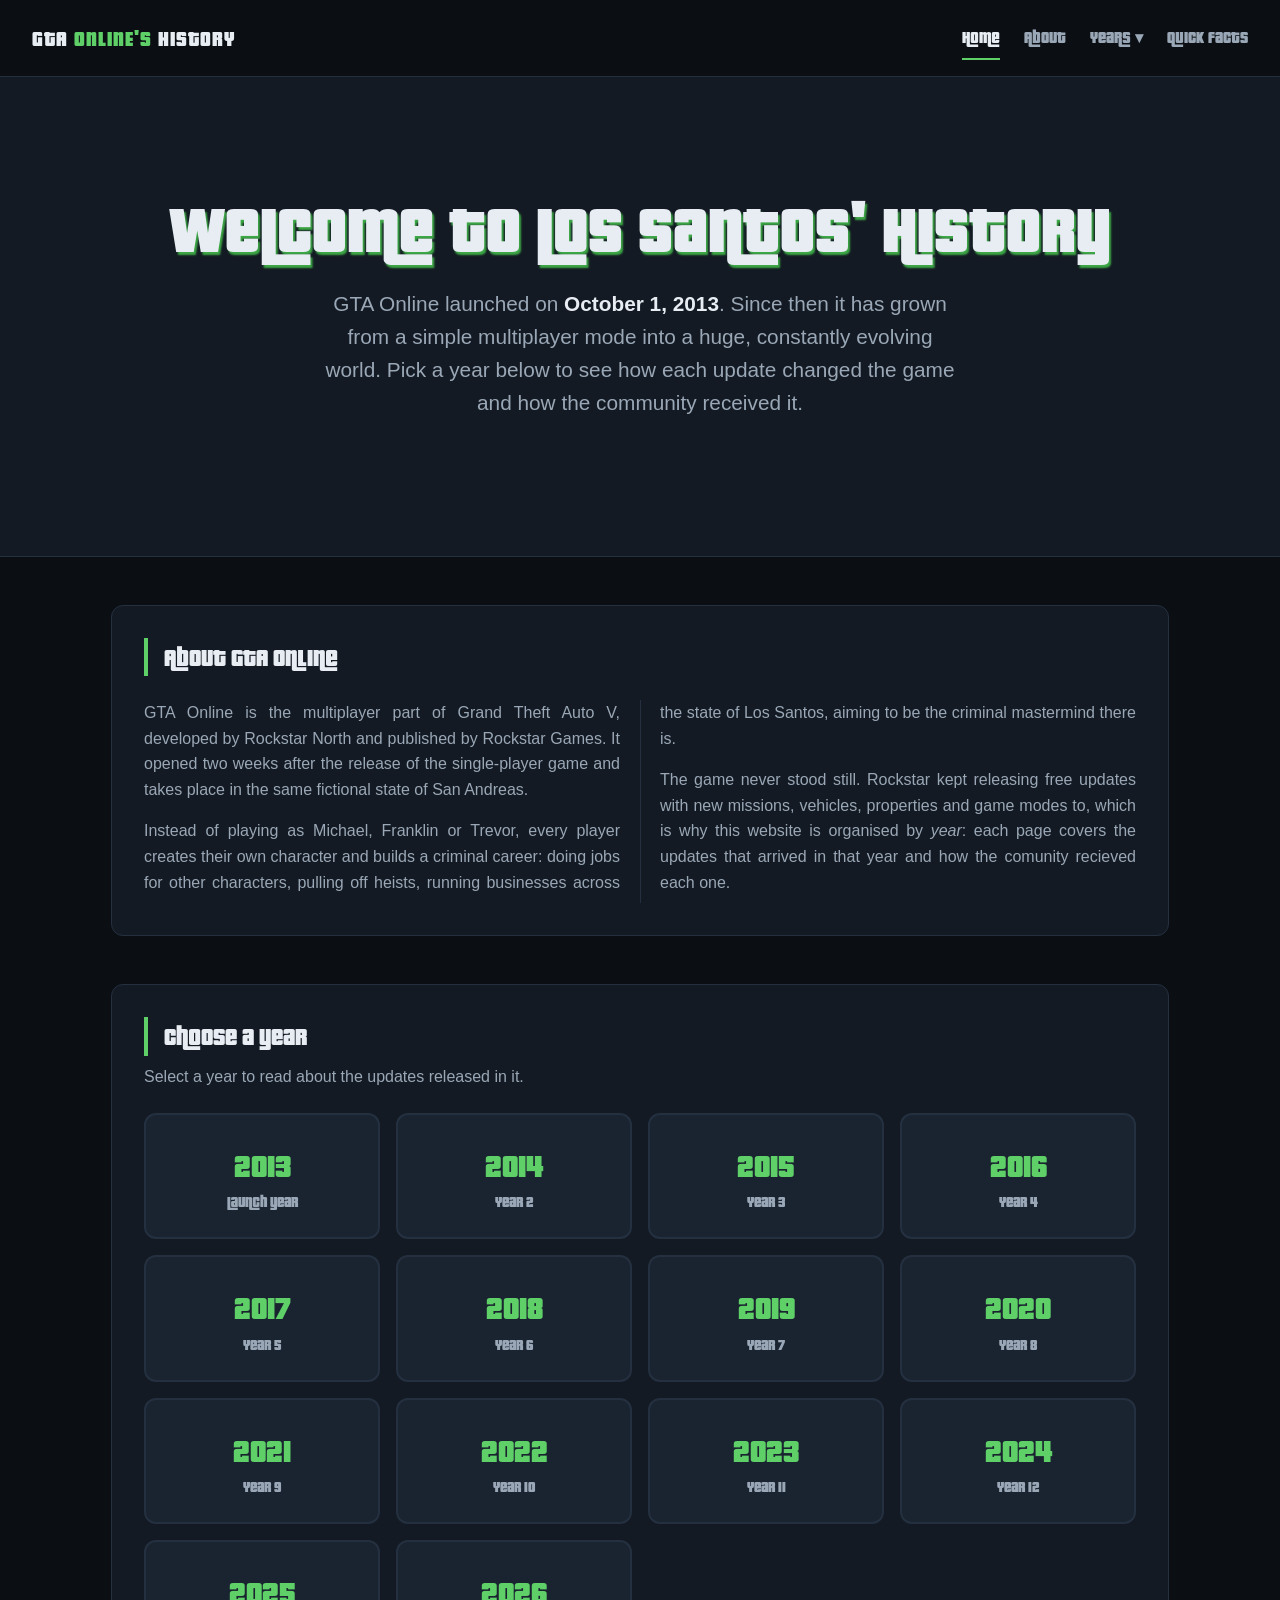
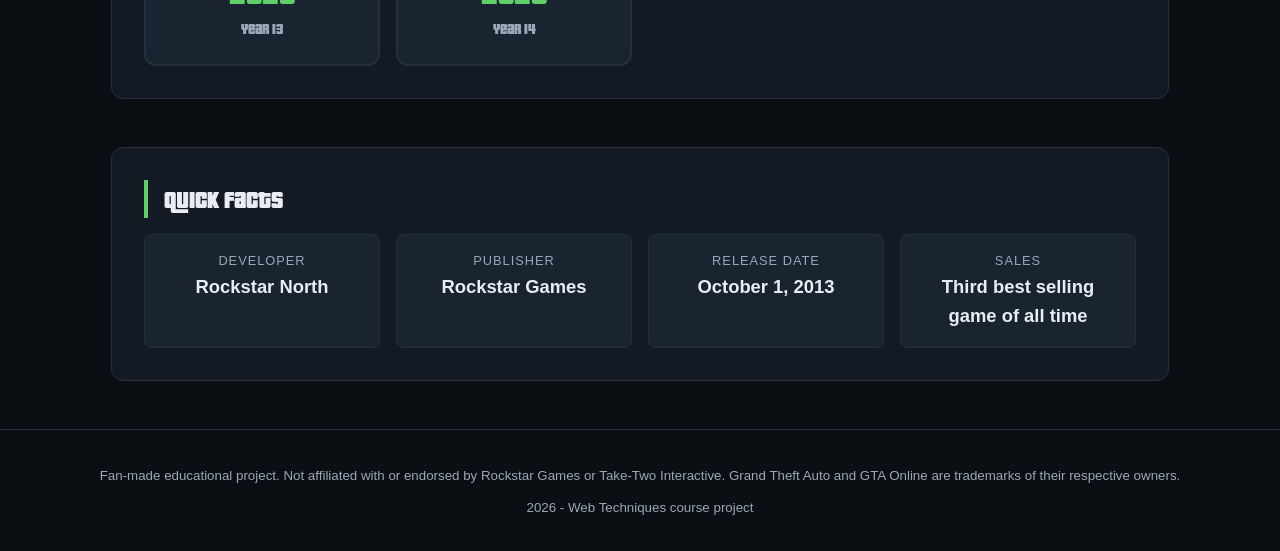
<file: index.html>
<!DOCTYPE html>
<html lang="en">
<head>
  <meta charset="utf-8">
  <meta name="viewport" content="width=device-width, initial-scale=1.0">
  <meta name="author" content="Rusu Nicolae-Daniel">
  <meta name="description" content="A fan-made timeline of GTA Online updates, year by year, from 2013 to 2026.">
  <meta name="keywords" content="GTA Online, GTA V, updates, timeline, Rockstar Games">
  <title>GTA Online's history - Main Menu</title>
  <link rel="stylesheet" href="style.css">
</head>
<body>

  <header class="site-header">
    <a class="brand" href="index.html">GTA <span>Online's</span> History</a>
    <nav>
      <ul class="nav-list">
        <li><a href="index.html">Home</a></li>
        <li><a href="#about">About</a></li>
        <li class="dropdown">
          <a href="#timeline">Years</a>
          <ul class="dropdown-menu">
            <li><a href="template.html">2013</a></li>
            <li><a href="template.html">2014</a></li>
            <li><a href="template.html">2015</a></li>
            <li><a href="template.html">2016</a></li>
            <li><a href="template.html">2017</a></li>
            <li><a href="template.html">2018</a></li>
            <li><a href="template.html">2019</a></li>
            <li><a href="template.html">2020</a></li>
            <li><a href="template.html">2021</a></li>
            <li><a href="template.html">2022</a></li>
            <li><a href="template.html">2023</a></li>
            <li><a href="template.html">2024</a></li>
            <li><a href="template.html">2025</a></li>
            <li><a href="template.html">2026</a></li>
          </ul>
        </li>
        <li><a href="#facts">Quick facts</a></li>
      </ul>
    </nav>
  </header>

  <main>

    <section class="hero">
      <h1>Welcome to Los Santos' History</h1>
      <p class="hero-text">
        GTA Online launched on <strong>October 1, 2013</strong>. Since then it has grown
        from a simple multiplayer mode into a huge, constantly evolving world.
        Pick a year below to see how each update changed the game and how the community received it.
      </p>
    </section>

    <section id="about" class="panel">
      <h2>About GTA Online</h2>
      <div class="columns">
        <p>
          GTA Online is the multiplayer part of Grand Theft Auto V, developed by Rockstar
          North and published by Rockstar Games. It opened two weeks after the release
          of the single-player game and takes place in the same fictional state of San Andreas.
        </p>
        <p>
          Instead of playing as Michael, Franklin or Trevor, every player creates their own
          character and builds a criminal career: doing jobs for other characters, pulling off heists, running
          businesses across the state of Los Santos, aiming to be the criminal mastermind there is.
        </p>
        <p>
          The game never stood still. Rockstar kept releasing free updates with new
          missions, vehicles, properties and game modes to, which is why this website
          is organised by <em>year</em>: each page covers the updates that arrived
          in that year and how the comunity recieved each one.
        </p>
      </div>
    </section>

    <section id="timeline" class="panel">
      <h2>Choose a year</h2>
      <p>Select a year to read about the updates released in it.</p>

      <ul class="year-grid">
        <li><a class="year-card" href="template.html"><span class="year">2013</span><span class="label">Launch year</span></a></li>
        <li><a class="year-card" href="template.html"><span class="year">2014</span><span class="label">Year 2</span></a></li>
        <li><a class="year-card" href="template.html"><span class="year">2015</span><span class="label">Year 3</span></a></li>
        <li><a class="year-card" href="template.html"><span class="year">2016</span><span class="label">Year 4</span></a></li>
        <li><a class="year-card" href="template.html"><span class="year">2017</span><span class="label">Year 5</span></a></li>
        <li><a class="year-card" href="template.html"><span class="year">2018</span><span class="label">Year 6</span></a></li>
        <li><a class="year-card" href="template.html"><span class="year">2019</span><span class="label">Year 7</span></a></li>
        <li><a class="year-card" href="template.html"><span class="year">2020</span><span class="label">Year 8</span></a></li>
        <li><a class="year-card" href="template.html"><span class="year">2021</span><span class="label">Year 9</span></a></li>
        <li><a class="year-card" href="template.html"><span class="year">2022</span><span class="label">Year 10</span></a></li>
        <li><a class="year-card" href="template.html"><span class="year">2023</span><span class="label">Year 11</span></a></li>
        <li><a class="year-card" href="template.html"><span class="year">2024</span><span class="label">Year 12</span></a></li>
        <li><a class="year-card" href="template.html"><span class="year">2025</span><span class="label">Year 13</span></a></li>
        <li><a class="year-card" href="template.html"><span class="year">2026</span><span class="label">Year 14</span></a></li>
      </ul>
    </section>

    <section id="facts" class="panel">
      <h2>Quick facts</h2>
      <dl class="facts">
        <div>
          <dt>Developer</dt>
          <dd>Rockstar North</dd>
        </div>
        <div>
          <dt>Publisher</dt>
          <dd>Rockstar Games</dd>
        </div>
        <div>
          <dt>Release date</dt>
          <dd>October 1, 2013</dd>
        </div>
        <div>
          <dt>Sales</dt>
          <dd>Third best selling game of all time</dd>
        </div>
      </dl>
    </section>

  </main>

  <footer class="site-footer">
    <p><small>Fan-made educational project. Not affiliated with or endorsed by Rockstar Games or Take-Two Interactive.
    Grand Theft Auto and GTA Online are trademarks of their respective owners.</small></p>
    <p><small>2026 - Web Techniques course project</small></p>
  </footer>

</body>
</html>
</file>
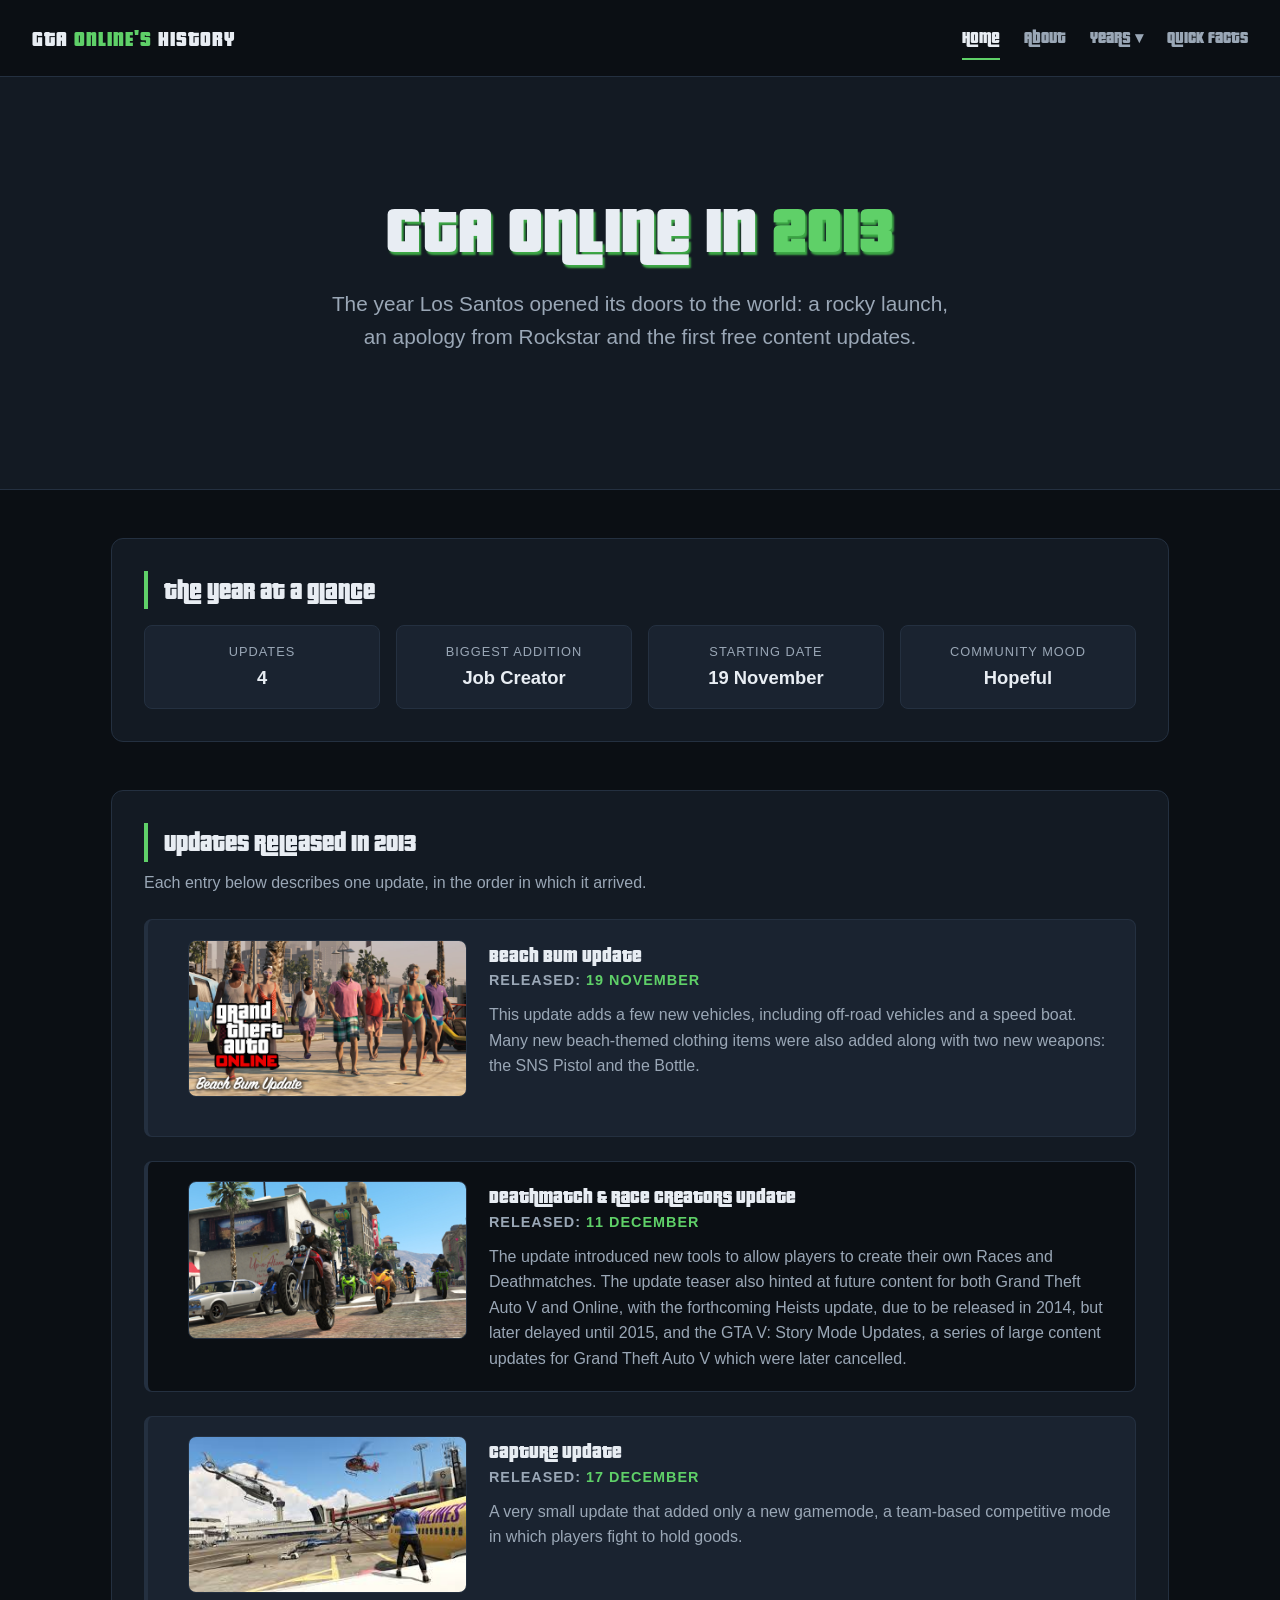
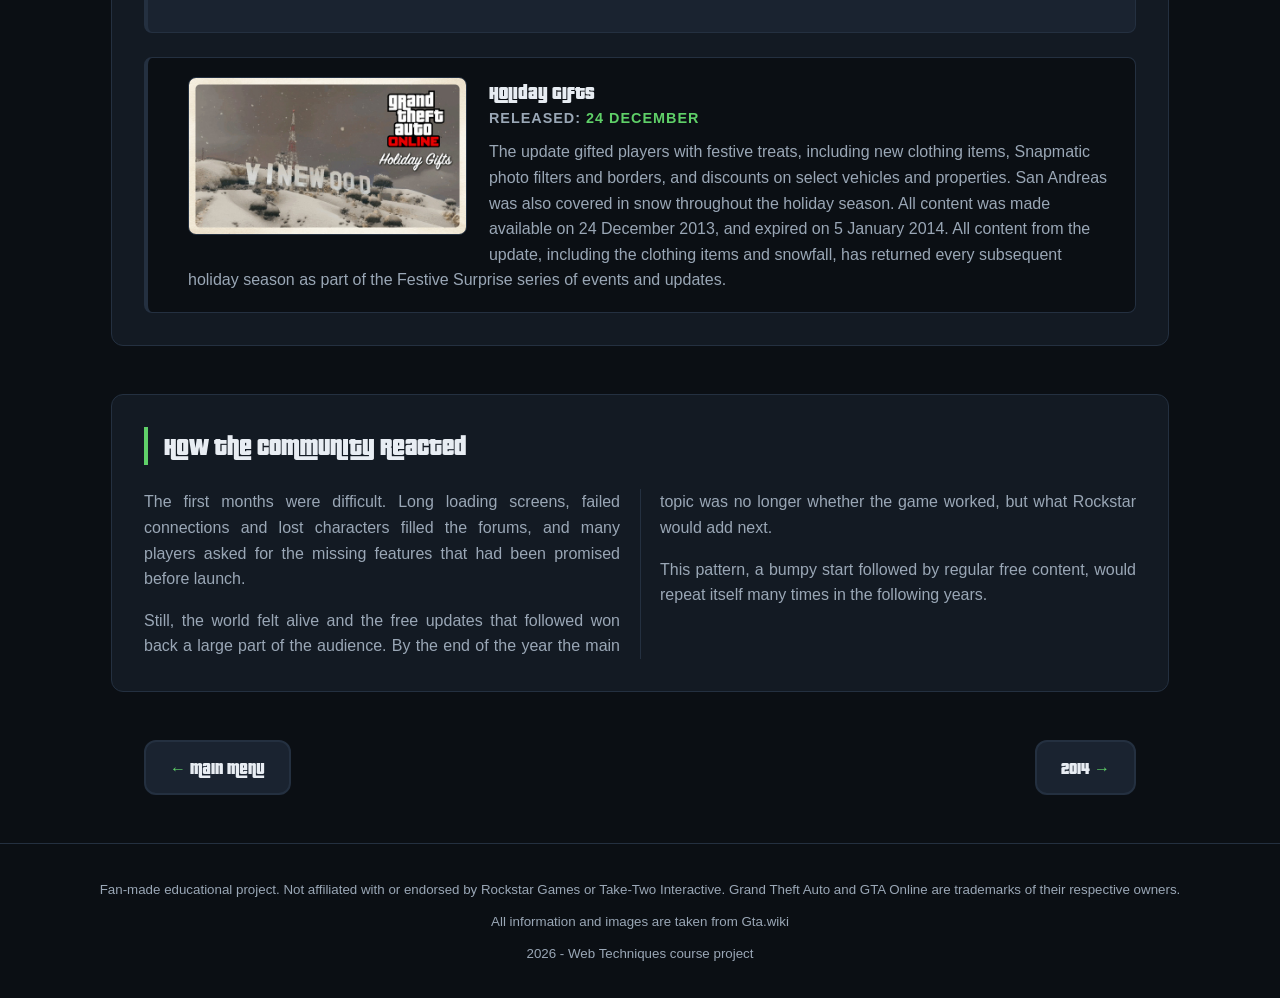
<file: template.html>
<!DOCTYPE html>
<html lang="en">
<head>
  <meta charset="utf-8">
  <meta name="viewport" content="width=device-width, initial-scale=1.0">
  <meta name="author" content="Rusu Nicolae-Daniel">
  <meta name="description" content="GTA Online updates released in 2013 and how the community received them.">
  <meta name="keywords" content="GTA Online, GTA V, 2013, updates, Rockstar Games">
  <title>GTA Online's history - 2013</title>
  <link rel="stylesheet" href="style.css">
  <link rel="stylesheet" href="year.css">
</head>
<body>

  <!--
    TEMPLATE FOR A YEAR PAGE
    Manual use: copy this file, rename it (e.g. 2014.html) and replace the content.
    Future JavaScript use: every element that changes from year to year has an id,
    and every repeatable block (update, paragraph) has a class, so a script can
    fill the page from a json file and clone/delete the repeatable blocks.
  -->

  <header class="site-header">
    <a class="brand" href="index.html">GTA <span>Online's</span> History</a>
    <nav>
      <ul class="nav-list">
        <li><a href="index.html">Home</a></li>
        <li><a href="index.html#about">About</a></li>
        <li class="dropdown">
          <a href="index.html#timeline">Years</a>
          <ul class="dropdown-menu">
            <li><a href="template.html">2013</a></li>
            <li><a href="template.html">2014</a></li>
            <li><a href="template.html">2015</a></li>
            <li><a href="template.html">2016</a></li>
            <li><a href="template.html">2017</a></li>
            <li><a href="template.html">2018</a></li>
            <li><a href="template.html">2019</a></li>
            <li><a href="template.html">2020</a></li>
            <li><a href="template.html">2021</a></li>
            <li><a href="template.html">2022</a></li>
            <li><a href="template.html">2023</a></li>
            <li><a href="template.html">2024</a></li>
            <li><a href="template.html">2025</a></li>
            <li><a href="template.html">2026</a></li>
          </ul>
        </li>
        <li><a href="index.html#facts">Quick facts</a></li>
      </ul>
    </nav>
  </header>

  <main id="year-page">

    <!-- CHANGE: fill #year-title, , #year-summary -->
    <section class="hero">
      <h1 id="year-title">GTA Online in <span>2013</span></h1>
      <p id="year-summary" class="hero-text">
        The year Los Santos opened its doors to the world: a rocky launch,
        an apology from Rockstar and the first free content updates.
      </p>
    </section>

    <!-- CHANGE fill the four <dd> elements (one <div> per fact) -->
    <section id="year-facts" class="panel">
      <h2>The year at a glance</h2>
      <dl class="facts">
        <div>
          <dt>Updates</dt>
          <dd>4</dd>
        </div>
        <div>
          <dt>Biggest addition</dt>
          <dd>Job Creator</dd>
        </div>
        <div>
          <dt>Starting date</dt>
          <dd>19 November</dd>
        </div>
        <div>
          <dt>Community mood</dt>
          <dd>Hopeful</dd>
        </div>
      </dl>
    </section>

    <!-- CHANGE updates-list is the container; every <article class="update"> is one update. -->
    <section id="updates-list" class="panel">
      <h2>Updates released in 2013</h2>
      <p>Each entry below describes one update, in the order in which it arrived.</p>

      <article class="update">
        <figure class="update-figure">
          <img class="update-image" src="images/2013/Beach-Bum.jpg" alt="People Walking on the beach" width="600">
        </figure>
        <div class="update-body">
          <h3 class="update-title">Beach Bum Update</h3>
          <p class="update-date">19 November</p>
          <p class="update-text">
            This update adds a few new vehicles, including off-road vehicles and a speed boat.
            Many new beach-themed clothing items were also added along with two new weapons: the SNS Pistol and the Bottle.
          </p>
        </div>
      </article>


      <article class="update">
        <figure class="update-figure">
          <img class="update-image" src="images/2013/Deathmatch-&-Race-Creators.jpg" alt="People on motorbikes, racing">
        </figure>
        <div class = "update-body">
          <h3 class="update-title">Deathmatch & Race Creators Update</h3>
          <p class="update-date">11 December</p>
          <p class="update-text">
            The update introduced new tools to allow players to create their own Races and Deathmatches.
            The update teaser also hinted at future content for both Grand Theft Auto V and Online,
            with the forthcoming Heists update, due to be released in 2014,
            but later delayed until 2015, and the GTA V: Story Mode Updates,
            a series of large content updates for Grand Theft Auto V which were later cancelled.
          </p>
        </div>
      </article>

      
      <article class="update">
        <figure class="update-figure">
          <img class="update-image" src="images/2013/Capture.jpg" alt="Picture of gameplay of the new mode">
        </figure>
        <div class = "update-body">
          <h3 class="update-title">Capture update</h3>
          <p class="update-date">17 December</p>
          <p class="update-text">
            A very small update that added only a new gamemode, 
            a team-based competitive mode in which players fight to hold goods.
          </p>
        </div>
      </article>


      
      <article class="update">
        <figure class="update-figure">
          <img class="update-image" src="images/2013/Holiday-Gifts.jpg" alt="Vinewood sign while snowing">
        </figure>
        <div class = "update-body">
          <h3 class="update-title">Holiday Gifts</h3>
          <p class="update-date">24 December</p>
          <p class="update-text">
            The update gifted players with festive treats, including new clothing items,
            Snapmatic photo filters and borders, and discounts on select vehicles and properties.
            San Andreas was also covered in snow throughout the holiday season. 
            All content was made available on 24 December 2013, and expired on 5 January 2014.
            All content from the update, including the clothing items and snowfall,
            has returned every subsequent holiday season as part of the Festive Surprise series of events and updates.
          </p>
        </div>
      </article>



    </section>

    <!-- CHANGE: fill #reception-text with one <p> per paragraph -->
    <section id="reception" class="panel">
      <h2>How the community reacted</h2>
      <div id="reception-text" class="columns">
        <p>
          The first months were difficult. Long loading screens, failed connections
          and lost characters filled the forums, and many players asked for the
          missing features that had been promised before launch.
        </p>
        <p>
          Still, the world felt alive and the free updates that followed won back a
          large part of the audience. By the end of the year the main
          topic was no longer whether the game worked, but what Rockstar would add next.
        </p>
        <p>
          This pattern, a bumpy start followed by regular free content, would
          repeat itself many times in the following years.
        </p>
      </div>
    </section>

    <!-- CHANGE: set the href and the text of #prev-year / #next-year.
         On the first year the previous link points to the main menu. -->
    <nav class="year-nav">
      <a id="prev-year" href="index.html">Main menu</a>
      <a id="next-year" href="template.html">2014</a>
    </nav>

  </main>

  <footer class="site-footer">
    <p><small>Fan-made educational project. Not affiliated with or endorsed by Rockstar Games or Take-Two Interactive.
    Grand Theft Auto and GTA Online are trademarks of their respective owners.</small></p>
    <p><small>All information and images are taken from <a href="https://gta.wiki/w/Updates_in_GTA_Online">Gta.wiki</a></small></p>
    <p><small>2026 - Web Techniques course project</small></p>
  </footer>

</body>
</html>
</file>
<file: style.css>
/*  CSS variables*/
:root {
  --bg: #0b0f14;
  --bg-panel: #131a23;
  --bg-card: #1a2330;
  --text: #e8edf3;
  --text-muted: #9aa7b6;
  --accent: #5fd068;
  --accent-dark: #3da846;
  --border: #243040;
}

/*Custom Font*/

@font-face {
    font-family: Pricedown;
    src: url("Pricedown Bl.otf");
}


/* Basics */
* {
  margin: 0;
  padding: 0;
}

body {
  font-family: Pricedown, Roboto, Helvetica, Arial, sans-serif;
  background-color: var(--bg);
  color: var(--text);
  line-height: 1.6;
}

a {
  color: inherit;
  text-decoration: none;
}

p {
  color: var(--text-muted);
  font-family: Roboto, Helvetica, Arial, sans-serif;
}

strong {
  color: var(--text);
}

.nav-list > li,
.dropdown-menu > li,
.year-grid > li {
  display: inline-block;
}
 

/* Header + navigation */
.site-header {
  position: sticky;
  top: 0;
  z-index: 100;
  display: flex;
  justify-content: space-between;
  align-items: center;
  flex-wrap: wrap;
  padding: 1rem 2rem;
  background-color: var(--bg);
  border-bottom: 1px solid var(--border);
}

.brand {
  font-size: 1.3rem;
  font-weight: bold;
  letter-spacing: 1px;
  text-transform: uppercase;
}

.brand span {
  color: var(--accent);
}

/* li elements inside a flex container have no bullets */
.nav-list {
  display: flex;
}

.nav-list > li {
  margin-left: 1.5rem;
}

.nav-list > li > a {
  display: block;
  padding: 0.5rem 0;
  color: var(--text-muted);
  font-weight: 600;
  border-bottom: 2px solid transparent;
}

.nav-list > li > a:hover,
.nav-list > li > a[href="index.html"] {
  color: var(--text);
  border-bottom-color: var(--accent);
}

/*  Drop-down menu */
.dropdown {
  position: relative;
}

.dropdown > a::after {
  content: " \25BE";
}

.dropdown-menu {
  display: none;
  position: absolute;
  top: 100%;
  right: 0;
  width: 14rem;
  background-color: var(--bg-card);
  border: 1px solid var(--border);
  border-top: 3px solid var(--accent);
}

/* the menu opens on hover or when the "Years" link has focus */
.dropdown:hover .dropdown-menu,
.dropdown > a:focus + .dropdown-menu {
  display: grid;
  grid-template-columns: 1fr 1fr;
}

.dropdown-menu a {
  display: block;
  padding: 0.6rem 1rem;
  color: var(--text-muted);
  text-align: center;
}

.dropdown-menu a:hover {
  background-color: var(--accent);
  color: var(--bg);
}

/*  Hero */
.hero {
  text-align: center;
  padding: 7rem 1.5rem 6rem 1.5rem;
  background-color: var(--bg-panel);
  border-bottom: 1px solid var(--border);
}

.hero h1 {
  margin-bottom: 1.5rem;
  font-size: calc(1.8rem + 3vw);
  line-height: 1.1;
  text-shadow: 2px 3px 2px var(--accent-dark);
}

.hero-text {
  max-width: 40rem;
  margin: 0 auto 2.5rem auto;
  font-size: 1.3rem;
}

@keyframes pulse {
  0% {
    background-color: var(--accent);
    transform: scale(1);
    opacity: 1;
  }
  50% {
    background-color: yellow;
    transform: scale(1.08) rotate(-2deg);
    opacity: 0.8;
  }
  100% {
    background-color: var(--accent);
    transform: scale(1);
    opacity: 1;
  }
}

/*  Panels */
.panel {
  width: 90%;
  max-width: 62rem;
  margin: 3rem auto;
  padding: 2rem;
  background-color: var(--bg-panel);
  border: 1px solid var(--border);
  border-radius: 12px;
}

.panel h2 {
  margin-bottom: 0.5rem;
  padding-left: 1rem;
  border-left: 4px solid var(--accent);
}

.panel h2 + p {
  margin-bottom: 1.5rem;
}

/*  About: multicolumn layout */
.columns {
  column-count: 2;
  column-gap: 2.5rem;
  column-rule: 1px solid var(--border);
  margin-top: 1.5rem;
}

.columns p {
  margin-bottom: 1rem;
  text-align: justify;
}


aside {
  margin-top: 1.5rem;
  padding: 1rem 1.5rem;
  background-color: var(--bg-card);
  border-left: 4px solid var(--accent);
}

aside h3 {
  color: var(--accent);
}

/* Year grid + transition */
.year-grid {
  display: grid;
  grid-template-columns: 1fr 1fr 1fr 1fr;
  column-gap: 1rem;
  row-gap: 1rem;
}

.year-card {
  display: block;
  padding: 1.5rem 0.5rem;
  text-align: center;
  background-color: var(--bg-card);
  border: 2px solid var(--border);
  border-radius: 12px;
  /* several properties, each with its own duration and delay */
  transition: transform 0.3s ease-out, background-color 0.8s linear 0.1s, border-color 1.2s, border-radius 1.5s;
}

.year-card:hover {
  transform: translateY(-6px) rotate(-2deg);
  background-color: var(--bg);
  border-color: var(--accent);
  border-radius: 40px;
}

.year-card .year {
  display: block;
  font-size: 2rem;
  font-weight: bold;
  color: var(--accent);
}

.year-card .label {
  display: block;
  font-size: 0.9rem;
  color: var(--text-muted);
}

/*  Quick facts */
.facts {
  display: grid;
  grid-template-columns: 1fr 1fr 1fr 1fr;
  column-gap: 1rem;
  row-gap: 1rem;
  margin-top: 1rem;
}

.facts div {
  padding: 1rem;
  background-color: var(--bg-card);
  border: 1px solid var(--border);
  border-radius: 8px;
  text-align: center;
}

.facts dt {
  font-size: 0.8rem;
  text-transform: uppercase;
  letter-spacing: 1px;
  color: var(--text-muted);
  font-family: Roboto, Helvetica, Arial, sans-serif;;
}

.facts dd {
  font-size: 1.15rem;
  font-weight: bold;
  font-family: Roboto, Helvetica, Arial, sans-serif;;
}

/* Footer  */
.site-footer {
  padding: 2rem 1.5rem;
  text-align: center;
  border-top: 1px solid var(--border);
}

.site-footer p + p {
  margin-top: 0.4rem;
}

/*  Responsive design */
@media screen and (max-width: 900px) {
  .year-grid,
  .facts {
    grid-template-columns: 1fr 1fr 1fr;
  }
}

@media screen and (max-width: 600px) {
  .site-header {
    justify-content: center;
    padding: 0.8rem 1rem;
  }

  .nav-list > li {
    margin: 0 0.6rem;
  }

  .hero {
    padding: 4rem 1rem 3.5rem 1rem;
  }

  .panel {
    padding: 1.2rem;
  }

  .columns {
    column-count: 1;
  }

  .year-grid,
  .facts {
    grid-template-columns: 1fr 1fr;
  }
}
</file>
<file: year.css>
/* Hero of year page */
.hero h1 span {
  color: var(--accent);
}

/* the badge uses the animation "pulse" from style.css:
   it changes background-color, transform and opacity of the same element */
.hero .badge {
  display: inline-block;
  margin-bottom: 1rem;
  padding: 0.3rem 1.2rem;
  background-color: var(--accent);
  color: var(--bg);
  font-weight: bold;
  text-transform: uppercase;
  letter-spacing: 1px;
  border-radius: 20px;
  animation-name: pulse;
  animation-duration: 2.5s;
  animation-iteration-count: infinite;
}

/* Page width for blocks that are not panels */
#year-page > aside {
  width: 90%;
  max-width: 62rem;
  margin: 3rem auto;
  padding: 1.5rem 2rem;
}

/* Updates */
.update {
  position: relative;
  margin-top: 1.5rem;
  padding: 1.2rem 1.5rem 1.2rem 2.5rem;
  background-color: var(--bg-card);
  border: 1px solid var(--border);
  border-left: 4px solid var(--border);
  border-radius: 8px;
  transition: transform 0.3s ease-out, background-color 0.8s linear 0.1s, border-left-color 1.2s;
}

/* every second update has a different background */
.update:nth-of-type(even) {
  background-color: var(--bg);
}

.update:hover {
  transform: translateX(8px);
  background-color: var(--bg-panel);
  border-left-color: var(--accent);
}

.update-title {
  color: var(--text);
}

/* generated content: the label of the date */
.update-date {
  margin-bottom: 0.6rem;
  color: var(--accent);
  font-size: 0.9rem;
  font-weight: bold;
  text-transform: uppercase;
  letter-spacing: 1px;
}

.update-date::before {
  content: "Released: ";
  color: var(--text-muted);
}


/* Image of an update */
.update-figure {
  float: left;
  width: 30%;
  margin: 0 1.5rem 0.8rem 0;
  text-align: center;
}

/* responsive image: it fills the figure, whose width is a percentage of the card */
.update-image {
  width: 100%;
  height: auto;
  border: 1px solid var(--border);
  border-radius: 8px;
}

.update-body > p + p {
  margin-top: 0.6rem;
}

.update-caption {
  margin-top: 0.4rem;
  color: var(--text-muted);
  font-size: 0.85rem;
  font-style: italic;
}


.update::after {
  content: "";
  display: block;
  clear: both;
}


/*  Previous / next year */
.year-nav {
  display: flex;
  justify-content: space-between;
  width: 90%;
  max-width: 62rem;
  margin: 3rem auto;
}

.year-nav a {
  padding: 0.8rem 1.5rem;
  background-color: var(--bg-card);
  border: 2px solid var(--border);
  border-radius: 12px;
  font-weight: bold;
  transition: background-color 0.6s linear, border-color 1s, transform 0.3s ease-out;
}

.year-nav a:hover {
  background-color: var(--bg-panel);
  border-color: var(--accent);
  transform: translateY(-4px);
}

.year-nav a:first-of-type::before {
  content: "\2190  ";
  color: var(--accent);
}

.year-nav a:last-of-type::after {
  content: " \2192";
  color: var(--accent);
}

/* Accessibility: no animation if the user asks for it  */
@media (prefers-reduced-motion: reduce) {
  .hero .badge {
    animation-name: none;
  }
}

/*  Responsive design  */
@media screen and (max-width: 600px) {
  #year-page > aside {
    padding: 1rem;
  }

  
  .update-figure {
    float: none;
    width: 100%;
    margin: 0 0 0.8rem 0;
  }

  .year-nav {
    flex-direction: column;
    align-items: stretch;
    text-align: center;
  }

  .year-nav a + a {
    margin-top: 1rem;
  }
}
</file>
